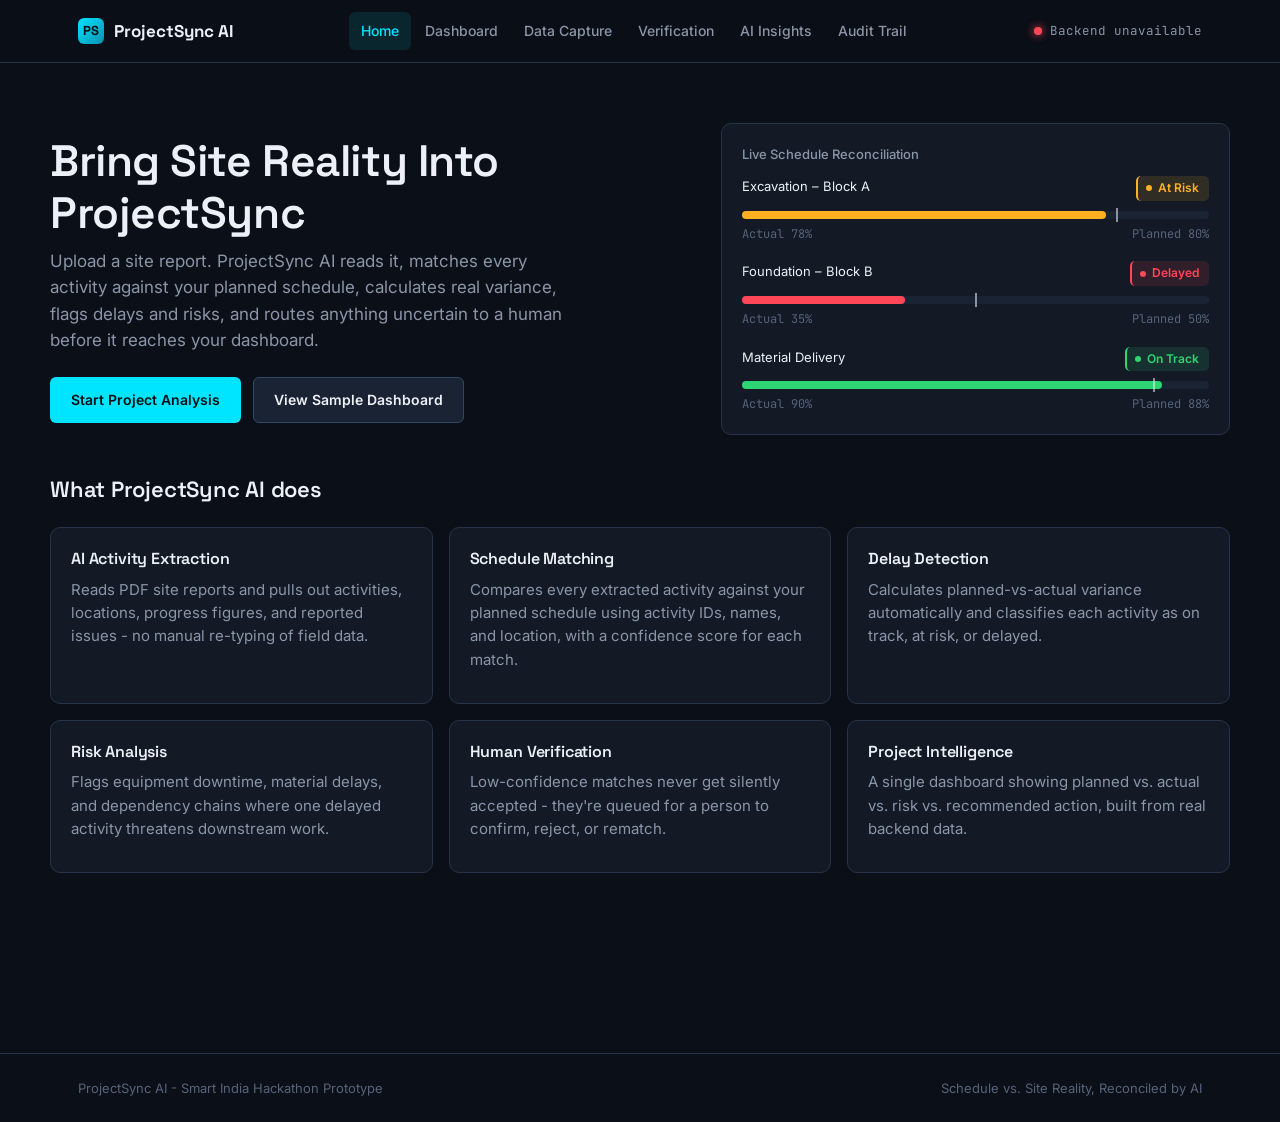
<file: frontend/index.html>
<!DOCTYPE html>
<html lang="en">
<head>
  <meta charset="UTF-8">
  <meta name="viewport" content="width=device-width, initial-scale=1.0">
  <title>ProjectSync AI - Schedule vs. Site Reality, Reconciled by AI</title>
  <link rel="stylesheet" href="css/style.css">
</head>
<body>

  <div id="navbar-mount"></div>

  <main class="container page-content">

    <!-- ===================== HERO ===================== -->
    <section class="section hero-grid">
      <div>
        <h1 style="font-size:44px; max-width:560px;">Bring Site Reality Into ProjectSync</h1>
        <p style="font-size:17px; max-width:520px; color: var(--text-muted);">
          Upload a site report. ProjectSync AI reads it, matches every activity against your
          planned schedule, calculates real variance, flags delays and risks, and routes
          anything uncertain to a human before it reaches your dashboard.
        </p>
        <div style="display:flex; gap:12px; margin-top:24px;">
          <a href="data-capture.html" class="btn btn-primary">Start Project Analysis</a>
          <a href="dashboard.html" class="btn btn-secondary">View Sample Dashboard</a>
        </div>
      </div>

      <!-- Illustrative hero visual: planned vs actual, the core product idea -->
      <div class="card" aria-hidden="true">
        <div class="card-title">Live Schedule Reconciliation</div>
        <div style="display:flex; flex-direction:column; gap:18px; margin-top:12px;">

          <div>
            <div style="display:flex; justify-content:space-between; font-size:13px; margin-bottom:2px;">
              <span>Excavation – Block A</span>
              <span class="badge badge-amber">At Risk</span>
            </div>
            <div class="progress-dual status-atrisk">
              <div class="actual-fill" style="width:78%"></div>
              <div class="planned-marker" style="left:80%"></div>
            </div>
            <div class="progress-legend"><span>Actual 78%</span><span>Planned 80%</span></div>
          </div>

          <div>
            <div style="display:flex; justify-content:space-between; font-size:13px; margin-bottom:2px;">
              <span>Foundation – Block B</span>
              <span class="badge badge-red">Delayed</span>
            </div>
            <div class="progress-dual status-delayed">
              <div class="actual-fill" style="width:35%"></div>
              <div class="planned-marker" style="left:50%"></div>
            </div>
            <div class="progress-legend"><span>Actual 35%</span><span>Planned 50%</span></div>
          </div>

          <div>
            <div style="display:flex; justify-content:space-between; font-size:13px; margin-bottom:2px;">
              <span>Material Delivery</span>
              <span class="badge badge-green">On Track</span>
            </div>
            <div class="progress-dual status-ontrack">
              <div class="actual-fill" style="width:90%"></div>
              <div class="planned-marker" style="left:88%"></div>
            </div>
            <div class="progress-legend"><span>Actual 90%</span><span>Planned 88%</span></div>
          </div>

        </div>
      </div>
    </section>

    <!-- ===================== FEATURES ===================== -->
    <section class="section">
      <div class="section-head">
        <h2>What ProjectSync AI does</h2>
      </div>
      <div class="grid grid-3">

        <div class="card">
          <h3>AI Activity Extraction</h3>
          <p>Reads PDF site reports and pulls out activities, locations, progress figures, and
          reported issues - no manual re-typing of field data.</p>
        </div>

        <div class="card">
          <h3>Schedule Matching</h3>
          <p>Compares every extracted activity against your planned schedule using activity
          IDs, names, and location, with a confidence score for each match.</p>
        </div>

        <div class="card">
          <h3>Delay Detection</h3>
          <p>Calculates planned-vs-actual variance automatically and classifies each activity
          as on track, at risk, or delayed.</p>
        </div>

        <div class="card">
          <h3>Risk Analysis</h3>
          <p>Flags equipment downtime, material delays, and dependency chains where one
          delayed activity threatens downstream work.</p>
        </div>

        <div class="card">
          <h3>Human Verification</h3>
          <p>Low-confidence matches never get silently accepted - they're queued for a person
          to confirm, reject, or rematch.</p>
        </div>

        <div class="card">
          <h3>Project Intelligence</h3>
          <p>A single dashboard showing planned vs. actual vs. risk vs. recommended action,
          built from real backend data.</p>
        </div>

      </div>
    </section>

  </main>

  <div id="footer-mount"></div>

  <script src="js/app.js"></script>
</body>
</html>
</file>
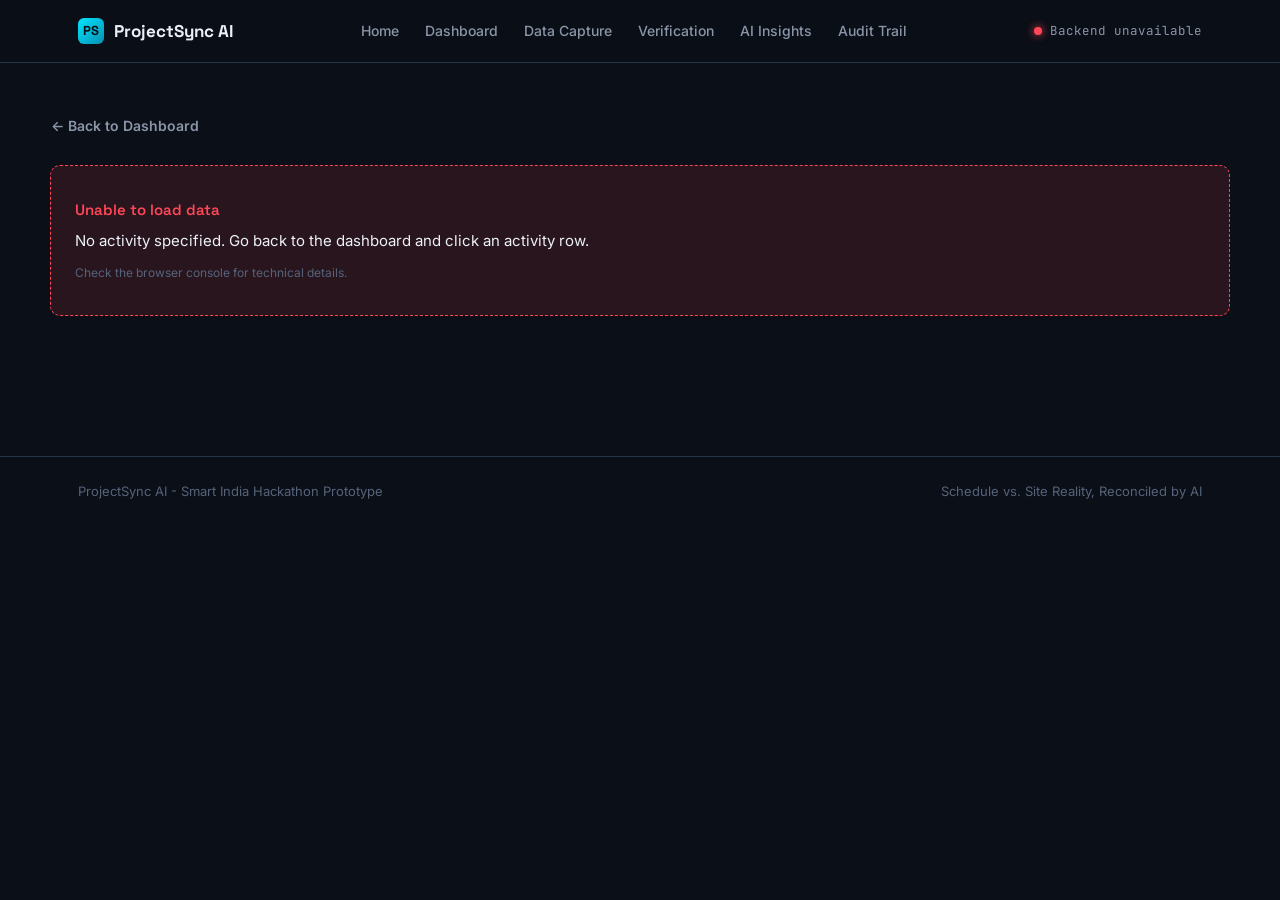
<file: frontend/activity.html>
<!DOCTYPE html>
<html lang="en">
<head>
  <meta charset="UTF-8">
  <meta name="viewport" content="width=device-width, initial-scale=1.0">
  <title>Activity Details - ProjectSync AI</title>
  <link rel="stylesheet" href="css/style.css">
</head>
<body>

  <div id="navbar-mount"></div>

  <main class="container page-content">
    <a href="dashboard.html" class="btn btn-ghost" style="padding-left:0; margin-bottom:16px;">&larr; Back to Dashboard</a>
    <div id="activity-root">
      <div class="state-message"><div class="spinner"></div><span>Loading activity...</span></div>
    </div>
  </main>

  <div id="footer-mount"></div>

  <script src="js/app.js"></script>
  <script src="js/activity.js"></script>
</body>
</html>
</file>
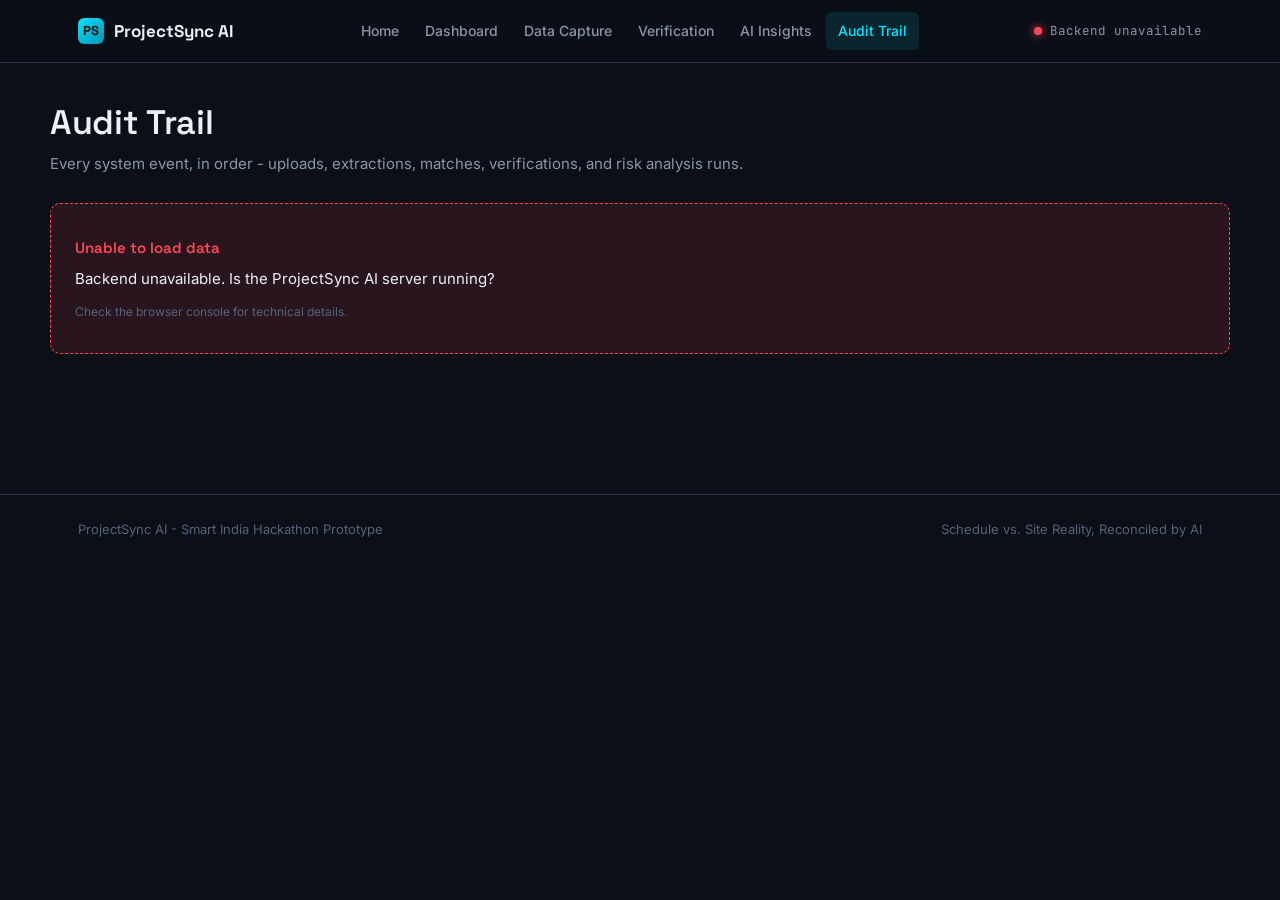
<file: frontend/audit.html>
<!DOCTYPE html>
<html lang="en">
<head>
  <meta charset="UTF-8">
  <meta name="viewport" content="width=device-width, initial-scale=1.0">
  <title>Audit Trail - ProjectSync AI</title>
  <link rel="stylesheet" href="css/style.css">
</head>
<body>

  <div id="navbar-mount"></div>

  <main class="container page-content">
    <div class="section-head">
      <div>
        <h1>Audit Trail</h1>
        <p>Every system event, in order - uploads, extractions, matches, verifications, and risk analysis runs.</p>
      </div>
    </div>
    <div id="audit-root">
      <div class="state-message"><div class="spinner"></div><span>Loading audit trail...</span></div>
    </div>
  </main>

  <div id="footer-mount"></div>

  <script src="js/app.js"></script>
  <script src="js/audit.js"></script>
</body>
</html>
</file>
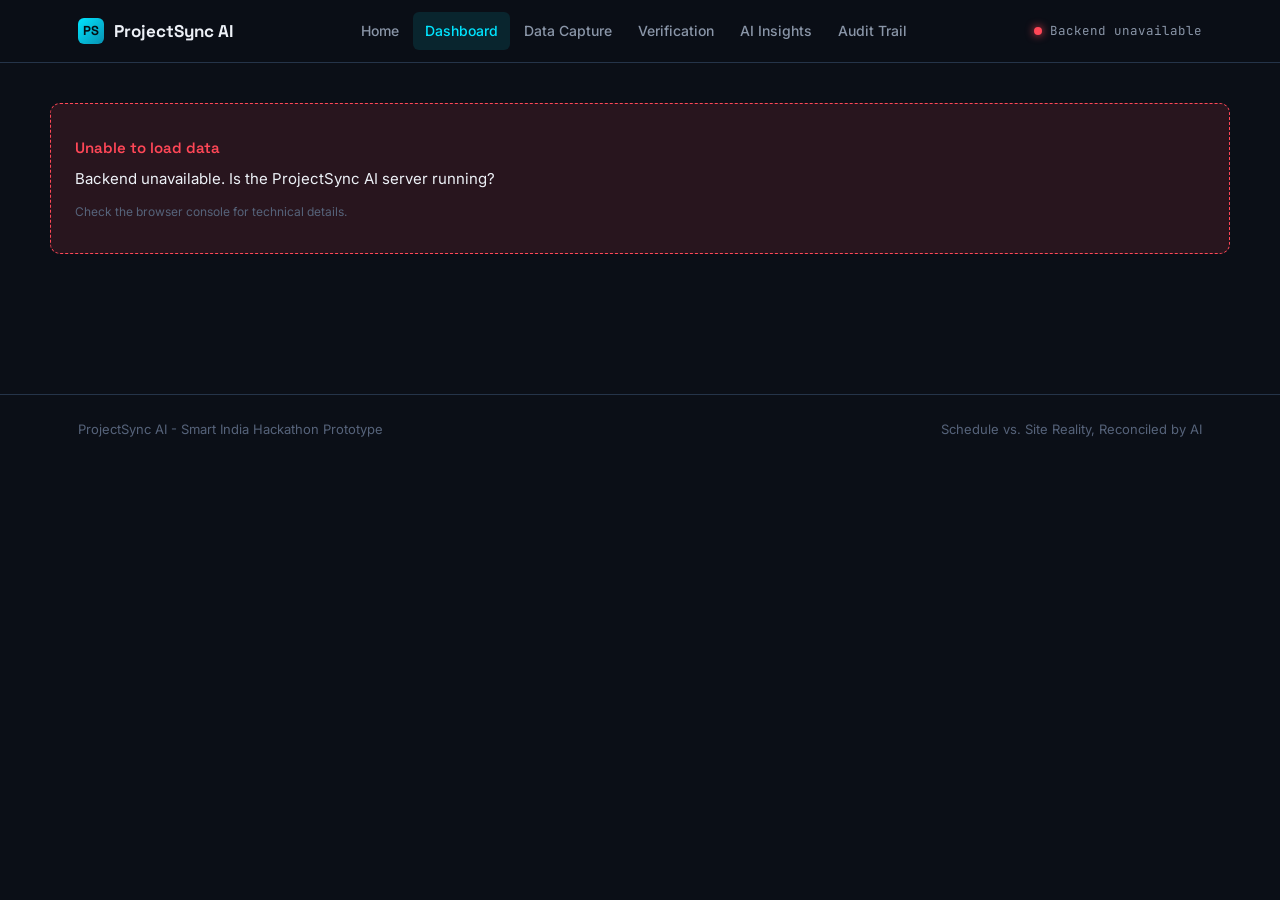
<file: frontend/dashboard.html>
<!DOCTYPE html>
<html lang="en">
<head>
  <meta charset="UTF-8">
  <meta name="viewport" content="width=device-width, initial-scale=1.0">
  <title>Dashboard - ProjectSync AI</title>
  <link rel="stylesheet" href="css/style.css">
</head>
<body>

  <div id="navbar-mount"></div>

  <main class="container page-content">

    <div id="dashboard-root">
      <div class="state-message"><div class="spinner"></div><span>Loading project data...</span></div>
    </div>

  </main>

  <div id="footer-mount"></div>

  <script src="js/app.js"></script>
  <script src="js/dashboard.js"></script>
</body>
</html>
</file>
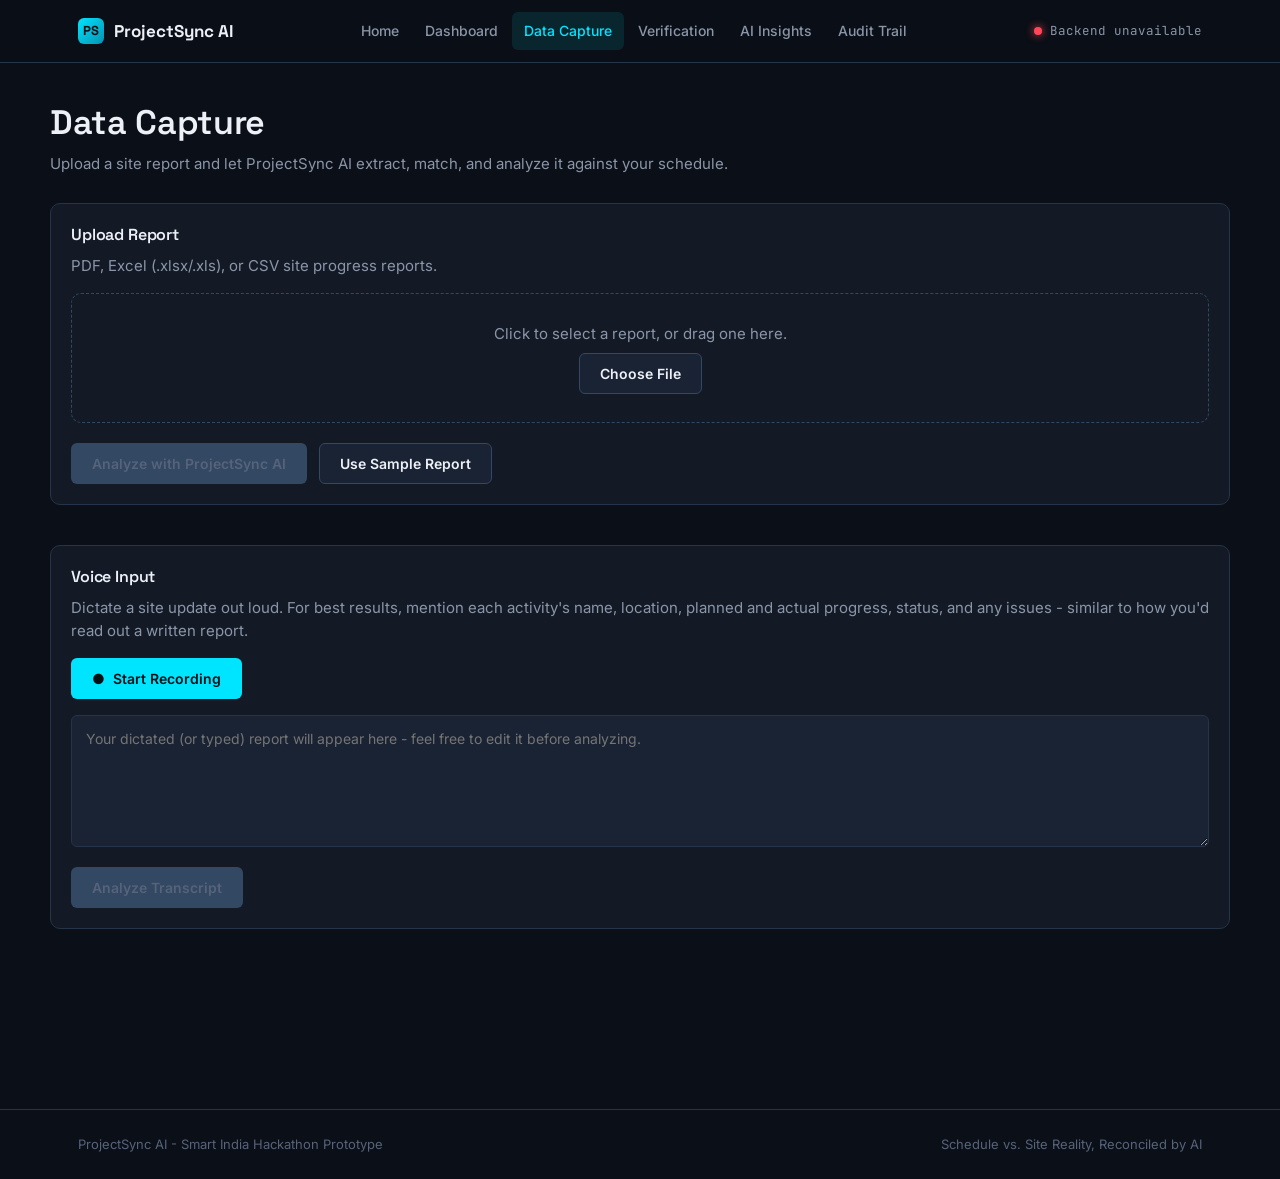
<file: frontend/data-capture.html>
<!DOCTYPE html>
<html lang="en">
<head>
  <meta charset="UTF-8">
  <meta name="viewport" content="width=device-width, initial-scale=1.0">
  <title>Data Capture - ProjectSync AI</title>
  <link rel="stylesheet" href="css/style.css">
</head>
<body>

  <div id="navbar-mount"></div>

  <main class="container page-content">

    <div class="section-head">
      <div>
        <h1>Data Capture</h1>
        <p>Upload a site report and let ProjectSync AI extract, match, and analyze it against your schedule.</p>
      </div>
    </div>

    <!-- ===================== UPLOAD SECTION ===================== -->
    <section id="upload-section" class="section">
      <div class="card">
        <h3>Upload Report</h3>
        <p style="margin-bottom:16px;">PDF, Excel (.xlsx/.xls), or CSV site progress reports.</p>

        <input type="file" id="file-input" accept=".pdf,.xlsx,.xls,.csv" style="display:none;">

        <div id="drop-zone" style="border:1px dashed var(--border-strong); border-radius:var(--radius); padding:28px; text-align:center; cursor:pointer;">
          <div id="drop-zone-empty">
            <p style="margin-bottom:8px;">Click to select a report, or drag one here.</p>
            <button class="btn btn-secondary" type="button" id="choose-file-btn">Choose File</button>
          </div>
          <div id="drop-zone-selected" class="hidden">
            <p class="mono" id="selected-filename" style="color:var(--text); margin-bottom:4px;"></p>
            <p class="text-faint" id="selected-filesize" style="margin-bottom:12px;"></p>
            <button class="btn btn-ghost" type="button" id="remove-file-btn">Remove file</button>
          </div>
        </div>

        <div style="display:flex; gap:12px; margin-top:20px;">
          <button class="btn btn-primary" id="analyze-btn" disabled>Analyze with ProjectSync AI</button>
          <button class="btn btn-secondary" id="use-sample-btn" type="button">Use Sample Report</button>
        </div>
      </div>
    </section>

    <!-- ===================== VOICE INPUT ===================== -->
    <section id="voice-section" class="section">
      <div class="card">
        <h3>Voice Input</h3>
        <p>Dictate a site update out loud. For best results, mention each activity's name,
        location, planned and actual progress, status, and any issues - similar to how you'd
        read out a written report.</p>

        <div id="voice-unsupported" class="hidden state-message" style="margin-top:12px;">
          <div class="state-title">Not supported in this browser</div>
          <div>Voice input uses your browser's built-in speech recognition, which currently
          only works in Chrome or Edge. You can still type your report into the box below and
          click Analyze.</div>
        </div>

        <div style="display:flex; align-items:center; gap:14px; margin:16px 0;">
          <button class="btn btn-primary" id="mic-btn" type="button">
            <span id="mic-icon">●</span> <span id="mic-label">Start Recording</span>
          </button>
          <span id="mic-status" class="text-faint" style="font-size:13px;"></span>
        </div>

        <textarea id="voice-transcript" rows="6" placeholder="Your dictated (or typed) report will appear here - feel free to edit it before analyzing."
          style="width:100%; background:var(--surface-raised); border:1px solid var(--border); border-radius:var(--radius-sm); color:var(--text); padding:14px; font-family:var(--font-body); font-size:14px; resize:vertical;"></textarea>

        <button class="btn btn-primary" id="analyze-voice-btn" style="margin-top:14px;" disabled>Analyze Transcript</button>
      </div>
    </section>

    <!-- ===================== PROCESSING SECTION (hidden until Analyze is clicked) ===================== -->
    <section id="processing-section" class="section hidden">
      <div class="card">
        <h3>Processing Report</h3>
        <p>ProjectSync AI is analyzing your report. This will only complete once the backend finishes -
        nothing here is simulated.</p>

        <div id="processing-steps" style="display:flex; flex-direction:column; gap:10px; margin-top:20px;"></div>

        <div id="processing-result" style="margin-top:20px;"></div>
      </div>
    </section>

  </main>

  <div id="footer-mount"></div>

  <script src="js/app.js"></script>
  <script src="js/upload.js"></script>
  <script src="js/voice.js"></script>
</body>
</html>
</file>
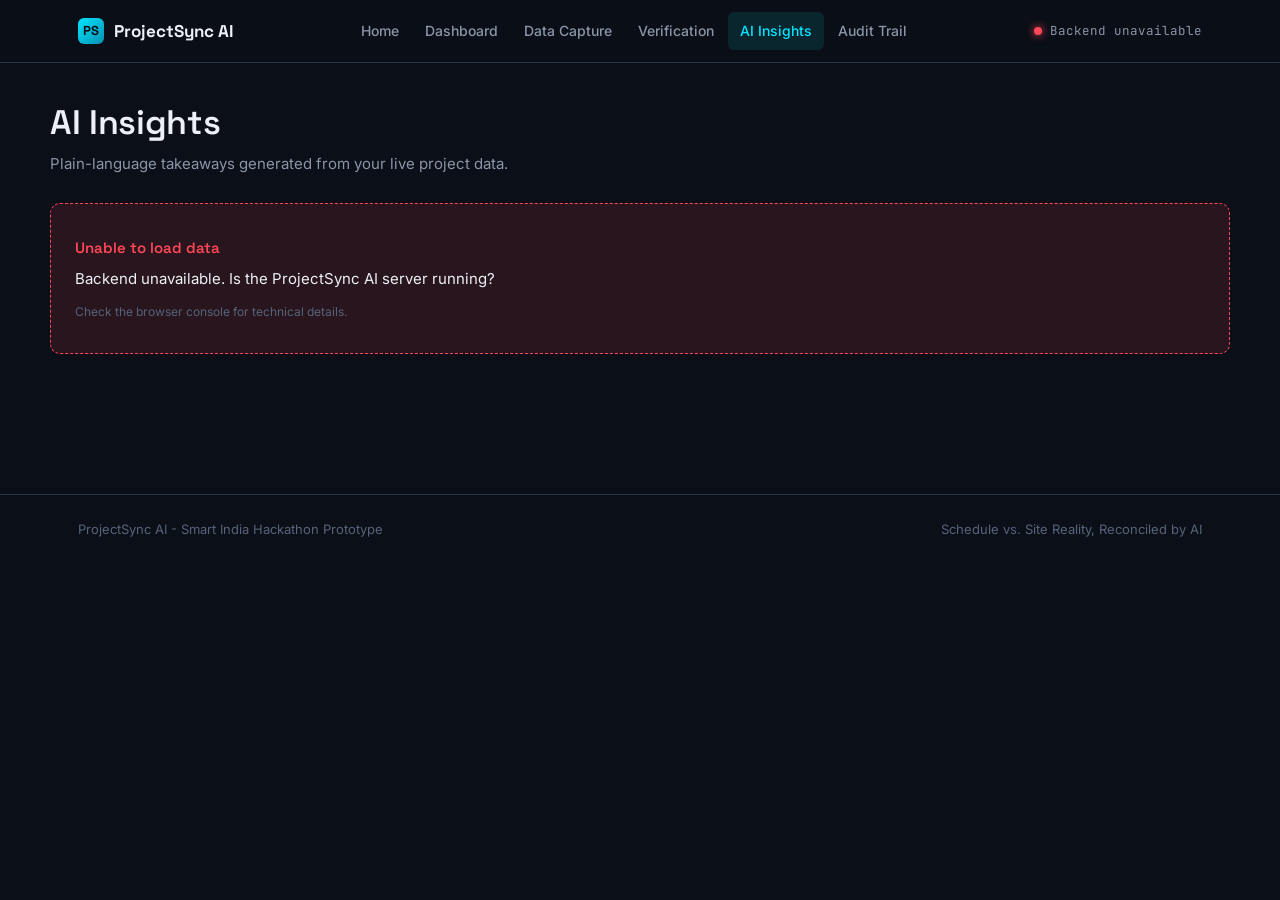
<file: frontend/insights.html>
<!DOCTYPE html>
<html lang="en">
<head>
  <meta charset="UTF-8">
  <meta name="viewport" content="width=device-width, initial-scale=1.0">
  <title>AI Insights - ProjectSync AI</title>
  <link rel="stylesheet" href="css/style.css">
</head>
<body>

  <div id="navbar-mount"></div>

  <main class="container page-content">
    <div class="section-head">
      <div>
        <h1>AI Insights</h1>
        <p>Plain-language takeaways generated from your live project data.</p>
      </div>
    </div>
    <div id="insights-root">
      <div class="state-message"><div class="spinner"></div><span>Loading insights...</span></div>
    </div>
  </main>

  <div id="footer-mount"></div>

  <script src="js/app.js"></script>
  <script src="js/insights.js"></script>
</body>
</html>
</file>
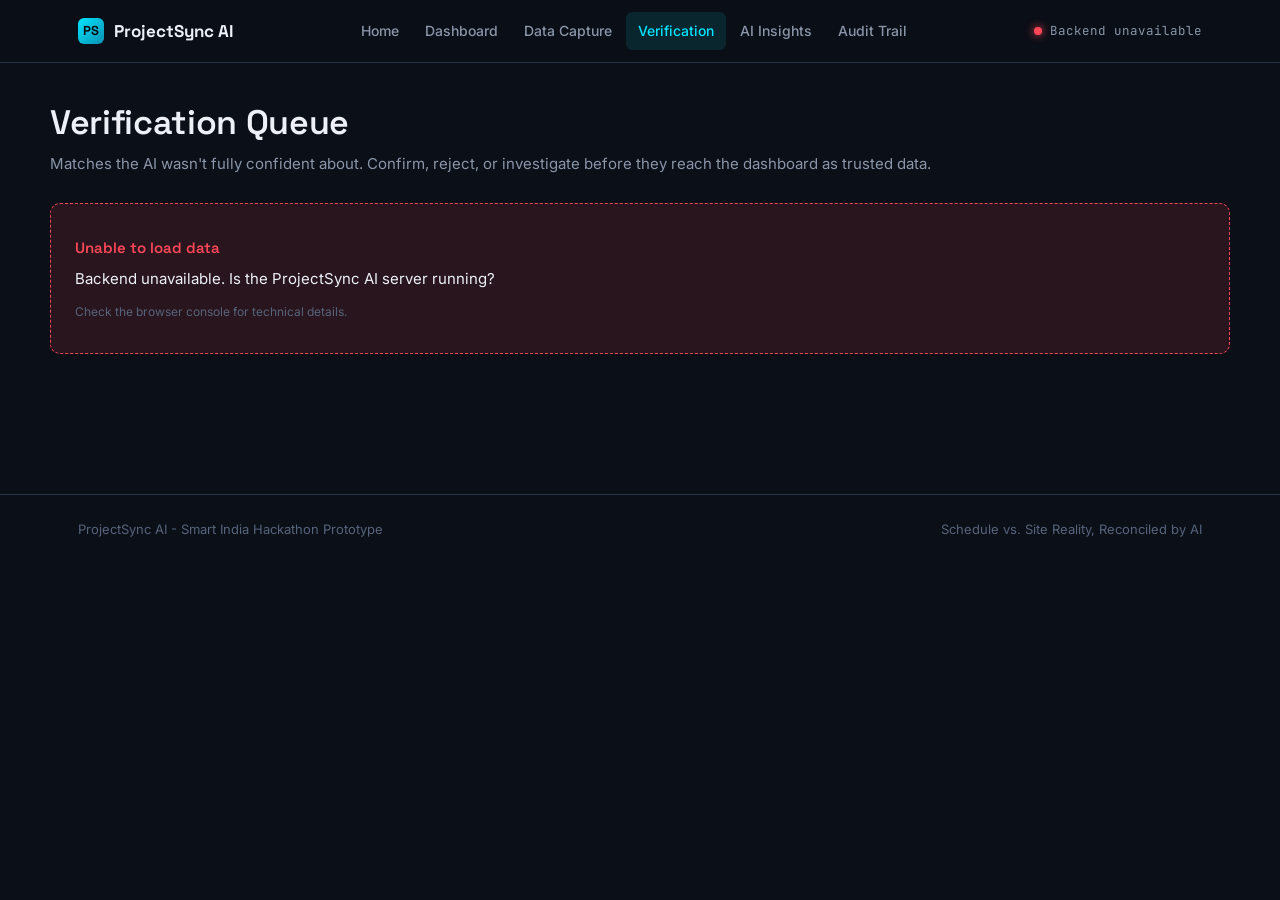
<file: frontend/verification.html>
<!DOCTYPE html>
<html lang="en">
<head>
  <meta charset="UTF-8">
  <meta name="viewport" content="width=device-width, initial-scale=1.0">
  <title>Verification Queue - ProjectSync AI</title>
  <link rel="stylesheet" href="css/style.css">
</head>
<body>

  <div id="navbar-mount"></div>

  <main class="container page-content">
    <div class="section-head">
      <div>
        <h1>Verification Queue</h1>
        <p>Matches the AI wasn't fully confident about. Confirm, reject, or investigate before they reach the dashboard as trusted data.</p>
      </div>
    </div>
    <div id="verification-root">
      <div class="state-message"><div class="spinner"></div><span>Loading verification queue...</span></div>
    </div>
  </main>

  <div id="footer-mount"></div>

  <script src="js/app.js"></script>
  <script src="js/verification.js"></script>
</body>
</html>
</file>
<file: frontend/css/style.css>
/* ==========================================================================
   ProjectSync AI - Design System
   Dark enterprise project-control theme.
   ========================================================================== */

@import url('https://fonts.googleapis.com/css2?family=Space+Grotesk:wght@500;600;700&family=Inter:wght@400;500;600;700&family=JetBrains+Mono:wght@500;600&display=swap');

:root {
  /* --- Color tokens --- */
  --bg: #0b0f17;
  --surface: #131a26;
  --surface-raised: #1a2333;
  --border: #253449;
  --border-strong: #324863;

  --text: #edf1f7;
  --text-muted: #8a96a8;
  --text-faint: #56637a;

  --cyan: #00e5ff;
  --cyan-dim: #0891b2;
  --cyan-wash: rgba(0, 229, 255, 0.1);

  --amber: #ffb020;
  --amber-wash: rgba(255, 176, 32, 0.12);

  --red: #ff4757;
  --red-wash: rgba(255, 71, 87, 0.12);

  --green: #2ed573;
  --green-wash: rgba(46, 213, 115, 0.12);

  /* --- Type --- */
  --font-display: 'Space Grotesk', sans-serif;
  --font-body: 'Inter', sans-serif;
  --font-mono: 'JetBrains Mono', monospace;

  /* --- Layout --- */
  --content-width: 1180px;
  --radius: 10px;
  --radius-sm: 6px;
}

* {
  box-sizing: border-box;
}

html {
  color-scheme: dark;
}

body {
  margin: 0;
  background: var(--bg);
  color: var(--text);
  font-family: var(--font-body);
  font-size: 15px;
  line-height: 1.55;
  -webkit-font-smoothing: antialiased;
  overflow-x: hidden;
}

h1, h2, h3, h4 {
  font-family: var(--font-display);
  font-weight: 600;
  margin: 0 0 8px 0;
  letter-spacing: -0.01em;
  color: var(--text);
}

h1 { font-size: 34px; line-height: 1.2; }
h2 { font-size: 22px; line-height: 1.3; }
h3 { font-size: 16px; line-height: 1.35; }

p { margin: 0 0 12px 0; color: var(--text-muted); }

a { color: var(--cyan); text-decoration: none; }
a:hover { text-decoration: underline; }

code, .mono {
  font-family: var(--font-mono);
  font-size: 0.92em;
}

/* --- Focus visibility (accessibility) --- */
a:focus-visible, button:focus-visible, input:focus-visible, select:focus-visible {
  outline: 2px solid var(--cyan);
  outline-offset: 2px;
}

@media (prefers-reduced-motion: reduce) {
  * { animation: none !important; transition: none !important; }
}

/* ==========================================================================
   Layout primitives
   ========================================================================== */

.container {
  max-width: var(--content-width);
  margin: 0 auto;
  padding: 0 28px;
}

.page-content {
  padding: 40px 0 80px 0;
}

.section {
  margin-bottom: 40px;
}

.section-head {
  display: flex;
  align-items: baseline;
  justify-content: space-between;
  margin-bottom: 16px;
  gap: 16px;
}

.grid {
  display: grid;
  gap: 16px;
}

.grid-2 { grid-template-columns: repeat(2, 1fr); }
.grid-3 { grid-template-columns: repeat(3, 1fr); }
.grid-4 { grid-template-columns: repeat(4, 1fr); }

.hero-grid {
  display: grid;
  grid-template-columns: 1.1fr 0.9fr;
  gap: 48px;
  align-items: center;
  padding-top: 20px;
}

@media (max-width: 900px) {
  .grid-2, .grid-3, .grid-4, .hero-grid { grid-template-columns: 1fr; }
}

/* ==========================================================================
   Navigation
   ========================================================================== */

.navbar {
  position: sticky;
  top: 0;
  z-index: 50;
  background: rgba(11, 15, 23, 0.92);
  backdrop-filter: blur(8px);
  border-bottom: 1px solid var(--border);
}

.navbar-inner {
  max-width: var(--content-width);
  margin: 0 auto;
  padding: 0 28px;
  min-height: 62px;
  display: flex;
  align-items: center;
  justify-content: space-between;
  flex-wrap: wrap;
  row-gap: 8px;
  overflow: hidden;
}

.brand {
  display: flex;
  align-items: center;
  gap: 10px;
  font-family: var(--font-display);
  font-weight: 700;
  font-size: 17px;
  color: var(--text);
}

.brand-mark {
  width: 26px;
  height: 26px;
  border-radius: 6px;
  background: linear-gradient(135deg, var(--cyan) 0%, var(--cyan-dim) 100%);
  display: flex;
  align-items: center;
  justify-content: center;
  color: #041014;
  font-weight: 700;
  font-size: 13px;
  flex-shrink: 0;
}

.nav-links {
  display: flex;
  gap: 2px;
  align-items: center;
  flex-wrap: wrap;
}

.nav-link {
  padding: 8px 12px;
  border-radius: var(--radius-sm);
  color: var(--text-muted);
  font-size: 14px;
  font-weight: 500;
  white-space: nowrap;
}

.nav-link:hover {
  color: var(--text);
  text-decoration: none;
  background: var(--surface-raised);
}

.nav-link.active {
  color: var(--cyan);
  background: var(--cyan-wash);
}

.nav-status {
  display: flex;
  align-items: center;
  gap: 8px;
  font-size: 12.5px;
  color: var(--text-muted);
  font-family: var(--font-mono);
  white-space: nowrap;
  flex-shrink: 0;
}

.status-dot {
  width: 8px;
  height: 8px;
  border-radius: 50%;
  background: var(--text-faint);
  flex-shrink: 0;
}

.status-dot.online { background: var(--green); box-shadow: 0 0 8px var(--green); }
.status-dot.offline { background: var(--red); box-shadow: 0 0 8px var(--red); }

/* ==========================================================================
   Cards
   ========================================================================== */

.card {
  background: var(--surface);
  border: 1px solid var(--border);
  border-radius: var(--radius);
  padding: 20px;
}

.card-title {
  font-size: 13px;
  color: var(--text-muted);
  font-weight: 500;
  margin-bottom: 6px;
}

.stat-card {
  display: flex;
  flex-direction: column;
  gap: 4px;
}

.stat-value {
  font-family: var(--font-display);
  font-size: 30px;
  font-weight: 700;
  color: var(--text);
  line-height: 1.1;
}

.stat-value.cyan { color: var(--cyan); }
.stat-value.amber { color: var(--amber); }
.stat-value.red { color: var(--red); }
.stat-value.green { color: var(--green); }

.stat-sub {
  font-size: 13px;
  color: var(--text-faint);
}

/* ==========================================================================
   Buttons
   ========================================================================== */

.btn {
  display: inline-flex;
  align-items: center;
  justify-content: center;
  gap: 8px;
  padding: 11px 20px;
  border-radius: var(--radius-sm);
  font-family: var(--font-body);
  font-size: 14px;
  font-weight: 600;
  border: 1px solid transparent;
  cursor: pointer;
  transition: background 0.15s ease, border-color 0.15s ease, transform 0.1s ease;
}

.btn:active { transform: scale(0.98); }

.btn-primary {
  background: var(--cyan);
  color: #041014;
}
.btn-primary:hover { background: #33ecff; text-decoration: none; }
.btn-primary:disabled { background: var(--border-strong); color: var(--text-faint); cursor: not-allowed; }

.btn-secondary {
  background: var(--surface-raised);
  border-color: var(--border-strong);
  color: var(--text);
}
.btn-secondary:hover { border-color: var(--cyan); text-decoration: none; }

.btn-ghost {
  background: transparent;
  color: var(--text-muted);
}
.btn-ghost:hover { color: var(--text); text-decoration: none; }

/* ==========================================================================
   Badges (status)
   ========================================================================== */

.badge {
  display: inline-flex;
  align-items: center;
  gap: 6px;
  padding: 3px 10px 3px 8px;
  border-radius: 5px;
  font-size: 12px;
  font-weight: 600;
  border-left: 2px solid currentColor;
  white-space: nowrap;
}

.badge::before {
  content: '';
  width: 6px;
  height: 6px;
  border-radius: 50%;
  background: currentColor;
  flex-shrink: 0;
}

.badge-green   { color: var(--green);  background: var(--green-wash); }
.badge-amber   { color: var(--amber);  background: var(--amber-wash); }
.badge-red     { color: var(--red);    background: var(--red-wash); }
.badge-cyan    { color: var(--cyan);   background: var(--cyan-wash); }
.badge-neutral { color: var(--text-muted); background: var(--surface-raised); }

/* ==========================================================================
   Dual progress bar - planned (outline) vs actual (fill)
   The product's signature visual: schedule vs. site reality, at a glance.
   ========================================================================== */

.progress-dual {
  position: relative;
  height: 8px;
  background: var(--surface-raised);
  border-radius: 4px;
  overflow: visible;
  margin: 10px 0 6px 0;
}

.progress-dual .actual-fill {
  position: absolute;
  top: 0; left: 0; bottom: 0;
  border-radius: 4px;
  background: var(--cyan);
  transition: width 0.4s ease;
}

.progress-dual.status-atrisk .actual-fill { background: var(--amber); }
.progress-dual.status-delayed .actual-fill { background: var(--red); }
.progress-dual.status-ontrack .actual-fill { background: var(--green); }

.progress-dual .planned-marker {
  position: absolute;
  top: -3px;
  bottom: -3px;
  width: 2px;
  background: var(--text);
  opacity: 0.55;
}

.progress-legend {
  display: flex;
  justify-content: space-between;
  font-size: 12px;
  color: var(--text-faint);
  font-family: var(--font-mono);
}

/* ==========================================================================
   Tables
   ========================================================================== */

.table-wrap {
  overflow-x: auto;
  border: 1px solid var(--border);
  border-radius: var(--radius);
}

table {
  width: 100%;
  border-collapse: collapse;
  font-size: 14px;
}

thead th {
  text-align: left;
  padding: 12px 16px;
  font-size: 12px;
  font-weight: 600;
  color: var(--text-faint);
  border-bottom: 1px solid var(--border);
  background: var(--surface);
  white-space: nowrap;
}

tbody td {
  padding: 14px 16px;
  border-bottom: 1px solid var(--border);
  color: var(--text);
  vertical-align: middle;
}

tbody tr:last-child td { border-bottom: none; }
tbody tr:hover { background: var(--surface-raised); }

.activity-id {
  font-family: var(--font-mono);
  font-size: 12.5px;
  color: var(--cyan);
}

/* ==========================================================================
   State messages: loading / error / empty
   Treated as real content per spec section 16 - never silent zeros.
   ========================================================================== */

.state-message {
  display: flex;
  flex-direction: column;
  align-items: flex-start;
  gap: 8px;
  padding: 32px 24px;
  border: 1px dashed var(--border-strong);
  border-radius: var(--radius);
  color: var(--text-muted);
}

.state-message.is-error {
  border-color: var(--red);
  background: var(--red-wash);
  color: var(--text);
}

.state-message.is-error .state-title { color: var(--red); }

.state-title {
  font-family: var(--font-display);
  font-weight: 600;
  font-size: 15px;
  color: var(--text);
}

.spinner {
  width: 18px;
  height: 18px;
  border: 2px solid var(--border-strong);
  border-top-color: var(--cyan);
  border-radius: 50%;
  animation: spin 0.7s linear infinite;
}

@keyframes spin { to { transform: rotate(360deg); } }

/* ==========================================================================
   Footer
   ========================================================================== */

.footer {
  border-top: 1px solid var(--border);
  padding: 24px 0;
  margin-top: 60px;
}

.footer-inner {
  max-width: var(--content-width);
  margin: 0 auto;
  padding: 0 28px;
  display: flex;
  justify-content: space-between;
  color: var(--text-faint);
  font-size: 13px;
}

/* ==========================================================================
   Utility
   ========================================================================== */

.text-muted { color: var(--text-muted); }
.text-faint { color: var(--text-faint); }
.mt-0 { margin-top: 0; }
.hidden { display: none !important; }
</file>
